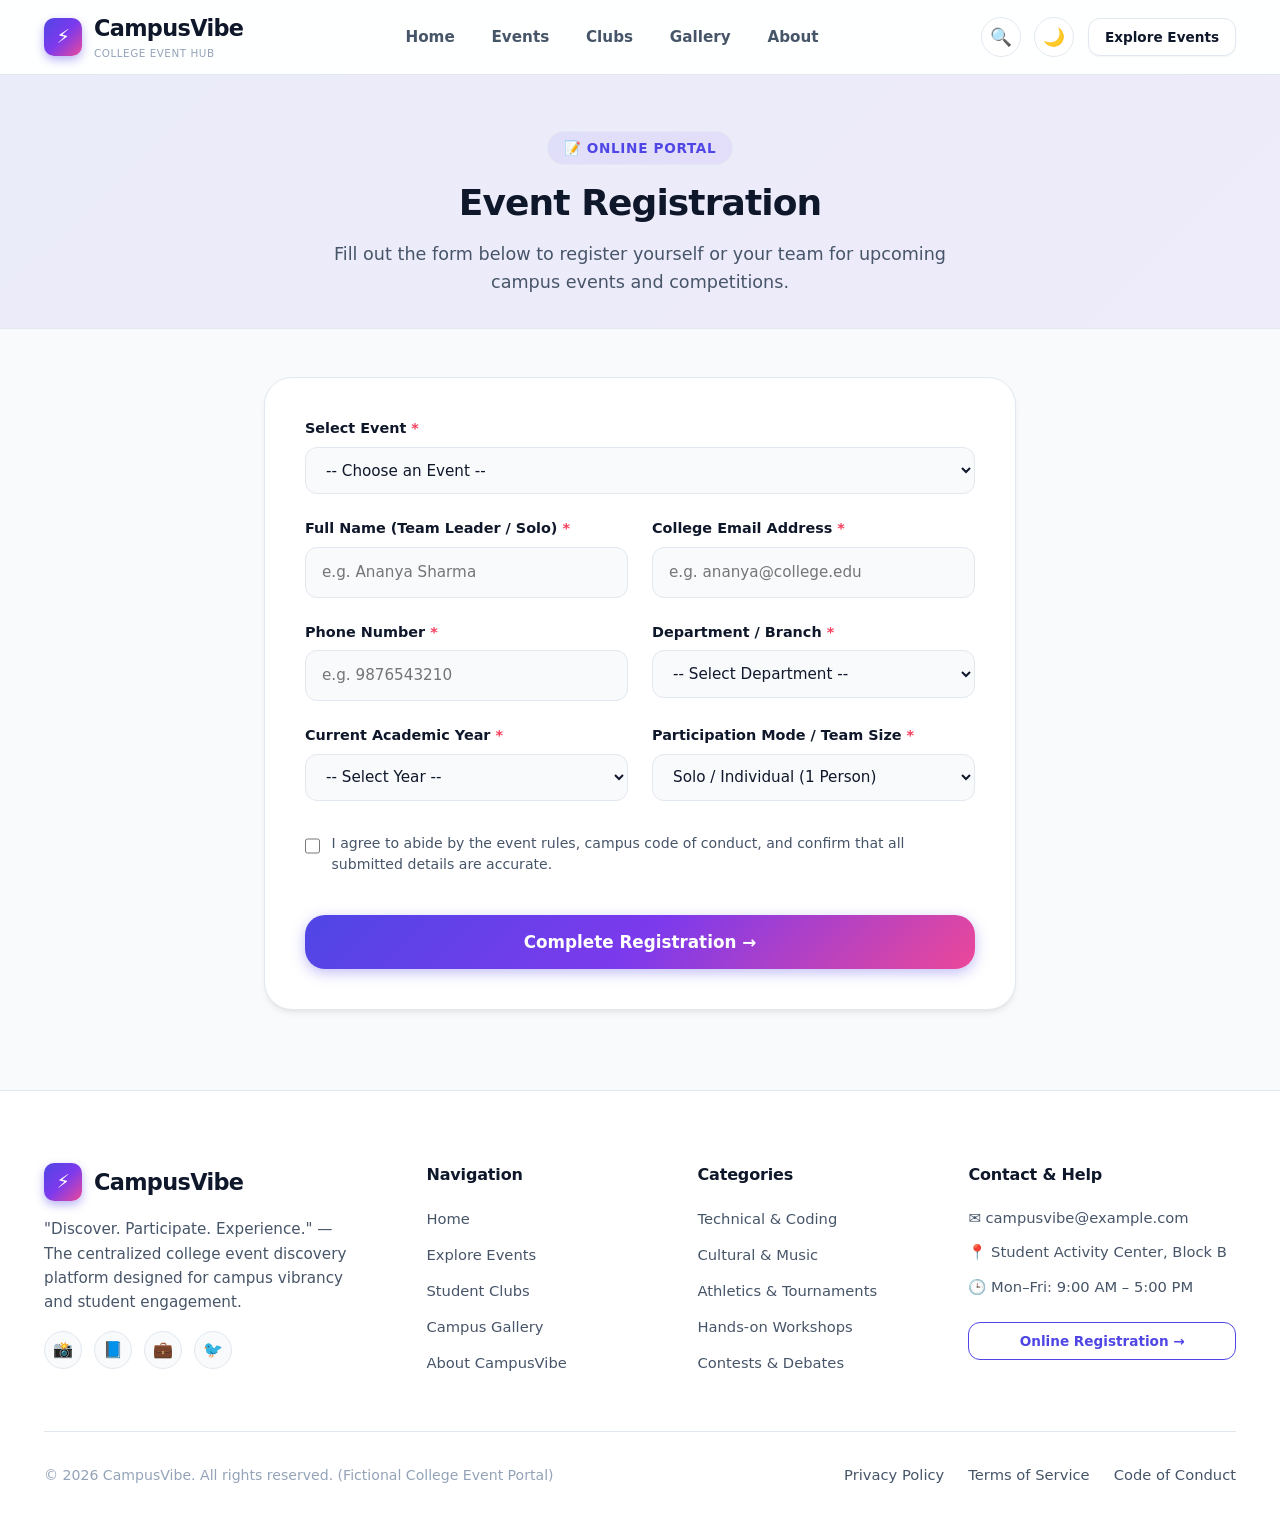
<file: register.html>
<!DOCTYPE html>
<html lang="en" data-theme="light">
<head>
  <meta charset="UTF-8" />
  <meta name="viewport" content="width=device-width, initial-scale=1.0" />
  <meta name="description" content="Register online for upcoming hackathons, sports tournaments, workshops, and cultural events at CampusVibe." />
  <title>Event Registration | CampusVibe</title>
  
  <!-- CSS Stylesheet -->
  <link rel="stylesheet" href="./css/style.css" />
</head>
<body>

  <!-- Site Header & Global Navigation -->
  <header class="site-header">
    <div class="container">
      <nav class="navbar" aria-label="Main Navigation">
        <!-- Logo -->
        <a href="./index.html" class="brand-logo">
          <div class="brand-icon">⚡</div>
          <div>
            CampusVibe
            <span class="brand-tagline-sub">College Event Hub</span>
          </div>
        </a>

        <!-- Desktop Navigation Links -->
        <ul class="nav-links">
          <li><a href="./index.html" class="nav-link">Home</a></li>
          <li><a href="./events.html" class="nav-link">Events</a></li>
          <li><a href="./clubs.html" class="nav-link">Clubs</a></li>
          <li><a href="./gallery.html" class="nav-link">Gallery</a></li>
          <li><a href="./about.html" class="nav-link">About</a></li>
        </ul>

        <!-- Right Actions -->
        <div class="nav-actions">
          <!-- Search Trigger -->
          <button type="button" class="icon-btn search-modal-trigger" title="Search events (Ctrl+K)" aria-label="Search Events">
            🔍
          </button>

          <!-- Dark Mode Toggle -->
          <button type="button" class="icon-btn theme-toggle-btn" title="Toggle Theme" aria-label="Toggle Theme">
            <span class="theme-icon">🌙</span>
          </button>

          <!-- Explore Events CTA -->
          <a href="./events.html" class="btn btn-secondary btn-sm">Explore Events</a>

          <!-- Mobile Hamburger Toggle -->
          <button type="button" class="hamburger-btn" aria-label="Open navigation menu" aria-expanded="false">
            <span></span>
            <span></span>
            <span></span>
          </button>
        </div>
      </nav>
    </div>

    <!-- Mobile Drawer Menu -->
    <div class="mobile-drawer" aria-label="Mobile Navigation Menu">
      <a href="./index.html" class="nav-link">🏠 Home</a>
      <a href="./events.html" class="nav-link">📅 Events</a>
      <a href="./clubs.html" class="nav-link">👥 Clubs</a>
      <a href="./gallery.html" class="nav-link">🖼️ Gallery</a>
      <a href="./about.html" class="nav-link">ℹ️ About CampusVibe</a>
      <hr style="border: 0; border-top: 1px solid var(--border-color); margin: 0.5rem 0;" />
      <a href="./events.html" class="btn btn-primary" style="width: 100%;">Explore All Events &rarr;</a>
    </div>
  </header>

  <main>
    <!-- Registration Header -->
    <section class="section" style="padding-top: 3.5rem; padding-bottom: 2rem; background: var(--brand-gradient-subtle); border-bottom: 1px solid var(--border-color);">
      <div class="container">
        <div class="section-header" style="margin-bottom: 0;">
          <span class="section-tag">📝 Online Portal</span>
          <h1 class="section-title">Event Registration</h1>
          <p class="section-subtitle">
            Fill out the form below to register yourself or your team for upcoming campus events and competitions.
          </p>
        </div>
      </div>
    </section>

    <!-- Registration Form Section -->
    <section class="section" style="padding-top: 3rem;">
      <div class="container register-container">
        <div class="form-card">
          <form id="event-registration-form" novalidate>
            <div class="form-grid">
              
              <!-- 1. Event Selection (Full Width) -->
              <div class="form-group form-grid-full">
                <label for="reg-event" class="form-label">
                  Select Event <span class="required-star">*</span>
                </label>
                <select id="reg-event" class="form-control" required>
                  <option value="">-- Choose an Event --</option>
                  <!-- Dynamically populated -->
                </select>
                <span class="form-error-msg">Please select an event.</span>
              </div>

              <!-- 2. Full Name -->
              <div class="form-group">
                <label for="reg-name" class="form-label">
                  Full Name (Team Leader / Solo) <span class="required-star">*</span>
                </label>
                <input 
                  type="text" 
                  id="reg-name" 
                  class="form-control" 
                  placeholder="e.g. Ananya Sharma" 
                  required 
                  minlength="2"
                />
                <span class="form-error-msg">Please enter your full name (minimum 2 characters).</span>
              </div>

              <!-- 3. College Email -->
              <div class="form-group">
                <label for="reg-email" class="form-label">
                  College Email Address <span class="required-star">*</span>
                </label>
                <input 
                  type="email" 
                  id="reg-email" 
                  class="form-control" 
                  placeholder="e.g. ananya@college.edu" 
                  required 
                />
                <span class="form-error-msg">Please provide a valid email address.</span>
              </div>

              <!-- 4. Phone Number -->
              <div class="form-group">
                <label for="reg-phone" class="form-label">
                  Phone Number <span class="required-star">*</span>
                </label>
                <input 
                  type="tel" 
                  id="reg-phone" 
                  class="form-control" 
                  placeholder="e.g. 9876543210" 
                  required 
                />
                <span class="form-error-msg">Please enter a valid 10-digit phone number.</span>
              </div>

              <!-- 5. Department -->
              <div class="form-group">
                <label for="reg-dept" class="form-label">
                  Department / Branch <span class="required-star">*</span>
                </label>
                <select id="reg-dept" class="form-control" required>
                  <option value="">-- Select Department --</option>
                  <option value="Computer Science">Computer Science & Engineering</option>
                  <option value="Information Technology">Information Technology</option>
                  <option value="Electronics">Electronics & Communication</option>
                  <option value="Mechanical">Mechanical Engineering</option>
                  <option value="Civil">Civil Engineering</option>
                  <option value="Management">Business & Management</option>
                  <option value="Sciences">Science & Humanities</option>
                  <option value="Other">Other Department</option>
                </select>
                <span class="form-error-msg">Please choose your department.</span>
              </div>

              <!-- 6. Academic Year -->
              <div class="form-group">
                <label for="reg-year" class="form-label">
                  Current Academic Year <span class="required-star">*</span>
                </label>
                <select id="reg-year" class="form-control" required>
                  <option value="">-- Select Year --</option>
                  <option value="1st Year">1st Year (Freshman)</option>
                  <option value="2nd Year">2nd Year (Sophomore)</option>
                  <option value="3rd Year">3rd Year (Junior)</option>
                  <option value="4th Year">4th Year (Senior)</option>
                  <option value="Postgraduate">Postgraduate / Masters</option>
                </select>
                <span class="form-error-msg">Please select your year.</span>
              </div>

              <!-- 7. Team Size Dropdown -->
              <div class="form-group">
                <label for="reg-team-size" class="form-label">
                  Participation Mode / Team Size <span class="required-star">*</span>
                </label>
                <select id="reg-team-size" class="form-control" required>
                  <option value="1">Solo / Individual (1 Person)</option>
                  <option value="2">Duo Team (2 Members)</option>
                  <option value="3">Trio Team (3 Members)</option>
                  <option value="4">Quad Squad (4 Members)</option>
                </select>
              </div>

              <!-- 8. Team Name (Hidden if solo, required if team) -->
              <div class="form-group form-grid-full" style="display: none;">
                <label for="reg-team-name" class="form-label">
                  Team / Squad Name <span class="required-star">*</span>
                </label>
                <input 
                  type="text" 
                  id="reg-team-name" 
                  class="form-control" 
                  placeholder="e.g. ByteBusters" 
                />
                <span class="form-error-msg">Please provide your team name.</span>
              </div>

              <!-- 9. Dynamic Team Member Inputs Container (Injected by JS) -->
              <div id="dynamic-team-members" class="form-grid-full team-members-box" style="display: none;">
                <!-- Generated by JS when team size > 1 -->
              </div>

              <!-- 10. Agree to Rules Checkbox -->
              <div class="form-grid-full" style="display: flex; align-items: flex-start; gap: 0.75rem; margin-top: 0.5rem;">
                <input type="checkbox" id="reg-agree" required style="margin-top: 0.25rem; width: 18px; height: 18px; cursor: pointer;" />
                <label for="reg-agree" style="font-size: 0.88rem; color: var(--text-secondary); cursor: pointer;">
                  I agree to abide by the event rules, campus code of conduct, and confirm that all submitted details are accurate.
                </label>
              </div>

              <!-- Submit Button -->
              <div class="form-grid-full" style="margin-top: 1rem;">
                <button type="submit" class="btn btn-primary btn-lg" style="width: 100%;">
                  Complete Registration &rarr;
                </button>
              </div>

            </div>
          </form>
        </div>
      </div>
    </section>
  </main>

  <!-- Registration Success Receipt Modal -->
  <div id="registration-success-modal" class="modal-backdrop" role="dialog" aria-modal="true" aria-label="Registration Successful Receipt">
    <div class="modal-card">
      <button type="button" id="modal-close-btn" class="modal-close-btn" aria-label="Close modal">✕</button>
      
      <div class="success-icon-badge">✓</div>
      <h3 style="font-size: 1.6rem; font-weight: 800; color: var(--text-primary); margin-bottom: 0.5rem;">Registration Successful!</h3>
      <p style="color: var(--text-secondary); font-size: 0.95rem;">
        Your event registration pass has been confirmed and saved to your browser session.
      </p>

      <!-- Printable Receipt Summary Box -->
      <div class="receipt-box">
        <div class="receipt-row">
          <span class="receipt-label">Pass ID:</span>
          <span id="receipt-reg-id" class="receipt-val" style="color: var(--brand-primary); font-family: monospace; font-size: 1rem;">REG-12345</span>
        </div>
        <div class="receipt-row">
          <span class="receipt-label">Event:</span>
          <span id="receipt-event" class="receipt-val">Hackathon 2026</span>
        </div>
        <div class="receipt-row">
          <span class="receipt-label">Participant:</span>
          <span id="receipt-lead" class="receipt-val">Ananya Sharma</span>
        </div>
        <div class="receipt-row">
          <span class="receipt-label">Dept & Year:</span>
          <span id="receipt-dept-year" class="receipt-val">Computer Science • 3rd Year</span>
        </div>
        <div class="receipt-row">
          <span class="receipt-label">Date & Venue:</span>
          <span id="receipt-venue-date" class="receipt-val">October 12, 2026 | Lab A</span>
        </div>
        <div class="receipt-row">
          <span class="receipt-label">Participation:</span>
          <span id="receipt-team" class="receipt-val">ByteBusters (3 Members)</span>
        </div>
      </div>

      <div style="display: flex; gap: 1rem; justify-content: center; flex-wrap: wrap;">
        <button type="button" id="print-receipt-btn" class="btn btn-secondary">
          🖨️ Print / Save Pass
        </button>
        <button type="button" id="modal-ok-btn" class="btn btn-primary">
          Done & Explore More
        </button>
      </div>
    </div>
  </div>

  <!-- Global Quick-Search Modal -->
  <div id="global-search-modal" class="search-modal-backdrop" role="dialog" aria-modal="true" aria-label="Quick Search Events">
    <div class="search-modal-box">
      <div class="search-modal-header">
        <span style="position: absolute; left: 1.25rem; top: 50%; transform: translateY(-50%); font-size: 1.1rem; color: var(--text-muted);">🔍</span>
        <input type="text" id="global-search-input" class="search-modal-input" placeholder="Type event name, category, or venue..." />
        <button type="button" id="global-search-close" class="modal-close-btn" style="top: 0.75rem; right: 0.75rem;" aria-label="Close search">✕</button>
      </div>
      <div id="global-search-results" class="search-modal-results">
        <!-- Live search matches -->
      </div>
      <div style="padding: 0.75rem 1.25rem; background: var(--bg-surface-elevated); border-top: 1px solid var(--border-color); font-size: 0.78rem; color: var(--text-muted); display: flex; justify-content: space-between;">
        <span>Press <strong>ESC</strong> to dismiss</span>
        <span>CampusVibe Event Discovery</span>
      </div>
    </div>
  </div>

  <!-- Professional Footer -->
  <footer class="site-footer">
    <div class="container">
      <div class="footer-grid">
        <div class="footer-brand">
          <a href="./index.html" class="brand-logo">
            <div class="brand-icon">⚡</div>
            CampusVibe
          </a>
          <p>
            "Discover. Participate. Experience." — The centralized college event discovery platform designed for campus vibrancy and student engagement.
          </p>
          <div class="footer-social-links">
            <a href="https://instagram.com" target="_blank" rel="noopener noreferrer" class="social-icon-btn" aria-label="Instagram">📸</a>
            <a href="https://facebook.com" target="_blank" rel="noopener noreferrer" class="social-icon-btn" aria-label="Facebook">📘</a>
            <a href="https://linkedin.com" target="_blank" rel="noopener noreferrer" class="social-icon-btn" aria-label="LinkedIn">💼</a>
            <a href="https://twitter.com" target="_blank" rel="noopener noreferrer" class="social-icon-btn" aria-label="X Twitter">🐦</a>
          </div>
        </div>

        <div>
          <h4 class="footer-heading">Navigation</h4>
          <ul class="footer-nav">
            <li><a href="./index.html" class="footer-link">Home</a></li>
            <li><a href="./events.html" class="footer-link">Explore Events</a></li>
            <li><a href="./clubs.html" class="footer-link">Student Clubs</a></li>
            <li><a href="./gallery.html" class="footer-link">Campus Gallery</a></li>
            <li><a href="./about.html" class="footer-link">About CampusVibe</a></li>
          </ul>
        </div>

        <div>
          <h4 class="footer-heading">Categories</h4>
          <ul class="footer-nav">
            <li><a href="./events.html?category=Technical" class="footer-link">Technical & Coding</a></li>
            <li><a href="./events.html?category=Cultural" class="footer-link">Cultural & Music</a></li>
            <li><a href="./events.html?category=Sports" class="footer-link">Athletics & Tournaments</a></li>
            <li><a href="./events.html?category=Workshops" class="footer-link">Hands-on Workshops</a></li>
            <li><a href="./events.html?category=Competitions" class="footer-link">Contests & Debates</a></li>
          </ul>
        </div>

        <div>
          <h4 class="footer-heading">Contact & Help</h4>
          <ul class="footer-nav">
            <li style="color: var(--text-secondary); font-size: 0.92rem;">✉️ campusvibe@example.com</li>
            <li style="color: var(--text-secondary); font-size: 0.92rem;">📍 Student Activity Center, Block B</li>
            <li style="color: var(--text-secondary); font-size: 0.92rem;">🕒 Mon–Fri: 9:00 AM – 5:00 PM</li>
            <li style="margin-top: 0.75rem;">
              <a href="./register.html" class="btn btn-outline btn-sm" style="width: 100%;">Online Registration &rarr;</a>
            </li>
          </ul>
        </div>
      </div>

      <div class="footer-bottom">
        <div>&copy; 2026 CampusVibe. All rights reserved. (Fictional College Event Portal)</div>
        <div style="display: flex; gap: 1.5rem;">
          <a href="./about.html" class="footer-link">Privacy Policy</a>
          <a href="./about.html" class="footer-link">Terms of Service</a>
          <a href="./about.html" class="footer-link">Code of Conduct</a>
        </div>
      </div>
    </div>
  </footer>

  <!-- Scripts -->
  <script src="./js/data.js"></script>
  <script src="./js/script.js"></script>
  <script src="./js/registration.js"></script>
</body>
</html>
</file>
<file: css/style.css>
/* ==========================================================================
   CampusVibe - Modern College Event Platform
   Design System & Master Stylesheet
   ========================================================================== */

/* --------------------------------------------------------------------------
   1. CSS Custom Properties / Design Tokens
   -------------------------------------------------------------------------- */
:root {
  /* Color Palette - Light Mode */
  --bg-primary: #f8fafc;
  --bg-surface: #ffffff;
  --bg-surface-elevated: #ffffff;
  --bg-card: #ffffff;
  --bg-card-hover: #f1f5f9;
  --bg-glass: rgba(255, 255, 255, 0.85);
  --bg-glass-card: rgba(255, 255, 255, 0.7);

  --text-primary: #0f172a;
  --text-secondary: #475569;
  --text-muted: #94a3b8;
  --text-inverse: #ffffff;

  /* Brand Primary & Accents */
  --brand-primary: #4f46e5;
  --brand-primary-dark: #3730a3;
  --brand-primary-light: #818cf8;
  --brand-secondary: #7c3aed;
  --brand-gradient: linear-gradient(135deg, #4f46e5 0%, #7c3aed 50%, #ec4899 100%);
  --brand-gradient-subtle: linear-gradient(135deg, rgba(79, 70, 229, 0.08) 0%, rgba(124, 58, 237, 0.08) 100%);
  --brand-glow: rgba(99, 102, 241, 0.25);

  /* Functional Colors */
  --accent-pink: #ec4899;
  --accent-rose: #f43f5e;
  --accent-amber: #f59e0b;
  --accent-emerald: #10b981;
  --accent-cyan: #06b6d4;

  /* Status Colors */
  --status-open-bg: rgba(16, 185, 129, 0.12);
  --status-open-text: #059669;
  --status-open-border: rgba(16, 185, 129, 0.3);

  --status-warning-bg: rgba(245, 158, 11, 0.12);
  --status-warning-text: #d97706;
  --status-warning-border: rgba(245, 158, 11, 0.3);

  --status-closed-bg: rgba(100, 116, 139, 0.12);
  --status-closed-text: #64748b;
  --status-closed-border: rgba(100, 116, 139, 0.3);

  /* Borders & Dividers */
  --border-color: #e2e8f0;
  --border-subtle: #f1f5f9;
  --border-strong: #cbd5e1;

  /* Shadows */
  --shadow-sm: 0 1px 2px 0 rgba(0, 0, 0, 0.05);
  --shadow-md: 0 4px 6px -1px rgba(0, 0, 0, 0.07), 0 2px 4px -2px rgba(0, 0, 0, 0.05);
  --shadow-lg: 0 10px 15px -3px rgba(0, 0, 0, 0.08), 0 4px 6px -4px rgba(0, 0, 0, 0.04);
  --shadow-xl: 0 20px 25px -5px rgba(0, 0, 0, 0.1), 0 8px 10px -6px rgba(0, 0, 0, 0.04);
  --shadow-glow: 0 0 25px rgba(99, 102, 241, 0.25);

  /* Radius */
  --radius-sm: 6px;
  --radius-md: 12px;
  --radius-lg: 20px;
  --radius-xl: 28px;
  --radius-full: 9999px;

  /* Transitions */
  --transition-fast: 0.15s ease;
  --transition-normal: 0.25s cubic-bezier(0.4, 0, 0.2, 1);
  --transition-slow: 0.4s cubic-bezier(0.4, 0, 0.2, 1);

  /* Layout */
  --container-max: 1240px;
  --nav-height: 74px;
}

/* --------------------------------------------------------------------------
   Dark Mode Overrides
   -------------------------------------------------------------------------- */
[data-theme="dark"] {
  --bg-primary: #0b0f19;
  --bg-surface: #111827;
  --bg-surface-elevated: #1e293b;
  --bg-card: #131d2e;
  --bg-card-hover: #1e293b;
  --bg-glass: rgba(11, 15, 25, 0.88);
  --bg-glass-card: rgba(19, 29, 46, 0.75);

  --text-primary: #f8fafc;
  --text-secondary: #cbd5e1;
  --text-muted: #64748b;
  --text-inverse: #0f172a;

  --border-color: #1e293b;
  --border-subtle: #172033;
  --border-strong: #334155;

  --brand-gradient-subtle: linear-gradient(135deg, rgba(99, 102, 241, 0.12) 0%, rgba(139, 92, 246, 0.12) 100%);
  --brand-glow: rgba(129, 140, 248, 0.28);

  --shadow-sm: 0 1px 3px 0 rgba(0, 0, 0, 0.3);
  --shadow-md: 0 4px 8px -1px rgba(0, 0, 0, 0.4);
  --shadow-lg: 0 10px 20px -3px rgba(0, 0, 0, 0.5);
  --shadow-xl: 0 20px 30px -5px rgba(0, 0, 0, 0.6);
  --shadow-glow: 0 0 30px rgba(99, 102, 241, 0.35);

  --status-open-bg: rgba(16, 185, 129, 0.2);
  --status-open-text: #34d399;
  --status-open-border: rgba(16, 185, 129, 0.4);

  --status-warning-bg: rgba(245, 158, 11, 0.2);
  --status-warning-text: #fbbf24;
  --status-warning-border: rgba(245, 158, 11, 0.4);

  --status-closed-bg: rgba(148, 163, 184, 0.18);
  --status-closed-text: #94a3b8;
  --status-closed-border: rgba(148, 163, 184, 0.3);
}

/* --------------------------------------------------------------------------
   2. Reset & Global Styles
   -------------------------------------------------------------------------- */
*, *::before, *::after {
  box-sizing: border-box;
  margin: 0;
  padding: 0;
}

html {
  font-family: 'Inter', system-ui, -apple-system, BlinkMacSystemFont, 'Segoe UI', Roboto, Helvetica, Arial, sans-serif;
  font-size: 16px;
  line-height: 1.5;
  scroll-behavior: smooth;
  -webkit-font-smoothing: antialiased;
  -moz-osx-font-smoothing: grayscale;
}

body {
  background-color: var(--bg-primary);
  color: var(--text-primary);
  min-height: 100vh;
  display: flex;
  flex-direction: column;
  transition: background-color var(--transition-normal), color var(--transition-normal);
  overflow-x: hidden;
}

img, svg {
  display: block;
  max-width: 100%;
  height: auto;
}

a {
  color: inherit;
  text-decoration: none;
  transition: color var(--transition-fast);
}

button, input, select, textarea {
  font: inherit;
  color: inherit;
}

button {
  cursor: pointer;
  border: none;
  background: none;
}

ul, ol {
  list-style: none;
}

/* Accessibility Focus States */
:focus-visible {
  outline: 2px solid var(--brand-primary);
  outline-offset: 3px;
  border-radius: var(--radius-sm);
}

/* --------------------------------------------------------------------------
   3. Container & Layout Utilities
   -------------------------------------------------------------------------- */
.container {
  width: 100%;
  max-width: var(--container-max);
  margin-left: auto;
  margin-right: auto;
  padding-left: 1.5rem;
  padding-right: 1.5rem;
}

.section {
  padding-top: 5rem;
  padding-bottom: 5rem;
  position: relative;
}

.section-header {
  text-align: center;
  max-width: 680px;
  margin: 0 auto 3.5rem auto;
}

.section-tag {
  display: inline-flex;
  align-items: center;
  gap: 0.5rem;
  padding: 0.35rem 1rem;
  background: var(--brand-gradient-subtle);
  border: 1px solid var(--border-color);
  color: var(--brand-primary);
  font-size: 0.85rem;
  font-weight: 600;
  text-transform: uppercase;
  letter-spacing: 0.05em;
  border-radius: var(--radius-full);
  margin-bottom: 1rem;
}

.section-title {
  font-size: 2.25rem;
  font-weight: 800;
  letter-spacing: -0.025em;
  line-height: 1.2;
  margin-bottom: 1rem;
  color: var(--text-primary);
}

.section-subtitle {
  font-size: 1.1rem;
  color: var(--text-secondary);
  line-height: 1.6;
}

/* Gradient Text Helper */
.text-gradient {
  background: var(--brand-gradient);
  -webkit-background-clip: text;
  -webkit-text-fill-color: transparent;
  background-clip: text;
}

/* --------------------------------------------------------------------------
   4. Buttons & Badges
   -------------------------------------------------------------------------- */
.btn {
  display: inline-flex;
  align-items: center;
  justify-content: center;
  gap: 0.5rem;
  padding: 0.75rem 1.5rem;
  font-size: 0.95rem;
  font-weight: 600;
  border-radius: var(--radius-md);
  transition: all var(--transition-normal);
  white-space: nowrap;
  user-select: none;
}

.btn-sm {
  padding: 0.5rem 1rem;
  font-size: 0.85rem;
}

.btn-lg {
  padding: 0.9rem 2rem;
  font-size: 1.05rem;
  border-radius: var(--radius-lg);
}

.btn-primary {
  background: var(--brand-gradient);
  color: #ffffff;
  box-shadow: 0 4px 14px rgba(79, 70, 229, 0.35);
}

.btn-primary:hover {
  transform: translateY(-2px);
  box-shadow: 0 8px 20px rgba(79, 70, 229, 0.45);
}

.btn-secondary {
  background: var(--bg-surface);
  color: var(--text-primary);
  border: 1px solid var(--border-color);
  box-shadow: var(--shadow-sm);
}

.btn-secondary:hover {
  background: var(--bg-card-hover);
  border-color: var(--brand-primary);
  color: var(--brand-primary);
  transform: translateY(-2px);
}

.btn-outline {
  background: transparent;
  color: var(--brand-primary);
  border: 1.5px solid var(--brand-primary);
}

.btn-outline:hover {
  background: var(--brand-primary);
  color: #ffffff;
  transform: translateY(-2px);
}

/* Badges */
.badge {
  display: inline-flex;
  align-items: center;
  gap: 0.35rem;
  padding: 0.25rem 0.75rem;
  font-size: 0.75rem;
  font-weight: 700;
  text-transform: uppercase;
  letter-spacing: 0.04em;
  border-radius: var(--radius-full);
}

.badge-technical { background: rgba(79, 70, 229, 0.12); color: #6366f1; border: 1px solid rgba(79, 70, 229, 0.25); }
.badge-cultural { background: rgba(236, 72, 153, 0.12); color: #ec4899; border: 1px solid rgba(236, 72, 153, 0.25); }
.badge-sports { background: rgba(16, 185, 129, 0.12); color: #10b981; border: 1px solid rgba(16, 185, 129, 0.25); }
.badge-workshops { background: rgba(6, 182, 212, 0.12); color: #06b6d4; border: 1px solid rgba(6, 182, 212, 0.25); }
.badge-competitions { background: rgba(245, 158, 11, 0.12); color: #f59e0b; border: 1px solid rgba(245, 158, 11, 0.25); }

/* Status Badges */
.status-badge {
  display: inline-flex;
  align-items: center;
  gap: 0.4rem;
  padding: 0.3rem 0.75rem;
  font-size: 0.78rem;
  font-weight: 600;
  border-radius: var(--radius-full);
}

.status-badge::before {
  content: "";
  display: inline-block;
  width: 6px;
  height: 6px;
  border-radius: 50%;
}

.status-open {
  background: var(--status-open-bg);
  color: var(--status-open-text);
  border: 1px solid var(--status-open-border);
}
.status-open::before {
  background: var(--status-open-text);
  box-shadow: 0 0 6px var(--status-open-text);
}

.status-warning {
  background: var(--status-warning-bg);
  color: var(--status-warning-text);
  border: 1px solid var(--status-warning-border);
}
.status-warning::before {
  background: var(--status-warning-text);
  box-shadow: 0 0 6px var(--status-warning-text);
}

.status-closed {
  background: var(--status-closed-bg);
  color: var(--status-closed-text);
  border: 1px solid var(--status-closed-border);
}
.status-closed::before {
  background: var(--status-closed-text);
}

/* --------------------------------------------------------------------------
   5. Header & Global Navbar
   -------------------------------------------------------------------------- */
.site-header {
  position: sticky;
  top: 0;
  left: 0;
  width: 100%;
  z-index: 1000;
  background: var(--bg-glass);
  backdrop-filter: blur(12px);
  -webkit-backdrop-filter: blur(12px);
  border-bottom: 1px solid var(--border-color);
  transition: all var(--transition-normal);
}

.navbar {
  display: flex;
  align-items: center;
  justify-content: space-between;
  height: var(--nav-height);
}

/* Brand Logo */
.brand-logo {
  display: flex;
  align-items: center;
  gap: 0.75rem;
  font-size: 1.4rem;
  font-weight: 800;
  letter-spacing: -0.03em;
  color: var(--text-primary);
}

.brand-icon {
  width: 38px;
  height: 38px;
  border-radius: 10px;
  background: var(--brand-gradient);
  display: flex;
  align-items: center;
  justify-content: center;
  color: #ffffff;
  font-size: 1.2rem;
  box-shadow: 0 4px 10px rgba(79, 70, 229, 0.4);
}

.brand-tagline-sub {
  display: block;
  font-size: 0.65rem;
  font-weight: 500;
  color: var(--text-muted);
  letter-spacing: 0.05em;
  text-transform: uppercase;
}

/* Desktop Nav Links */
.nav-links {
  display: flex;
  align-items: center;
  gap: 0.5rem;
}

.nav-link {
  padding: 0.5rem 0.9rem;
  font-size: 0.95rem;
  font-weight: 600;
  color: var(--text-secondary);
  border-radius: var(--radius-md);
  transition: all var(--transition-fast);
  position: relative;
}

.nav-link:hover {
  color: var(--brand-primary);
  background: var(--brand-gradient-subtle);
}

.nav-link.active {
  color: var(--brand-primary);
  background: var(--brand-gradient-subtle);
  font-weight: 700;
}

.nav-link.active::after {
  content: "";
  position: absolute;
  bottom: 0;
  left: 20%;
  right: 20%;
  height: 2px;
  background: var(--brand-primary);
  border-radius: 2px;
}

/* Nav Actions Right */
.nav-actions {
  display: flex;
  align-items: center;
  gap: 0.85rem;
}

.icon-btn {
  width: 40px;
  height: 40px;
  border-radius: 50%;
  display: flex;
  align-items: center;
  justify-content: center;
  background: var(--bg-surface);
  border: 1px solid var(--border-color);
  color: var(--text-secondary);
  font-size: 1.1rem;
  transition: all var(--transition-fast);
}

.icon-btn:hover {
  color: var(--brand-primary);
  border-color: var(--brand-primary);
  transform: scale(1.05);
}

/* Mobile Hamburger Toggle */
.hamburger-btn {
  display: none;
  flex-direction: column;
  justify-content: center;
  gap: 5px;
  width: 40px;
  height: 40px;
  padding: 8px;
  border-radius: var(--radius-md);
  border: 1px solid var(--border-color);
  background: var(--bg-surface);
  color: var(--text-primary);
}

.hamburger-btn span {
  display: block;
  height: 2px;
  width: 100%;
  background-color: var(--text-primary);
  border-radius: 2px;
  transition: all var(--transition-normal);
}

.hamburger-btn.active span:nth-child(1) {
  transform: translateY(7px) rotate(45deg);
}
.hamburger-btn.active span:nth-child(2) {
  opacity: 0;
}
.hamburger-btn.active span:nth-child(3) {
  transform: translateY(-7px) rotate(-45deg);
}

/* Mobile Drawer */
.mobile-drawer {
  position: fixed;
  top: var(--nav-height);
  left: 0;
  width: 100%;
  height: calc(100vh - var(--nav-height));
  background: var(--bg-surface);
  padding: 2rem 1.5rem;
  display: flex;
  flex-direction: column;
  gap: 1.25rem;
  transform: translateX(-100%);
  transition: transform var(--transition-normal);
  z-index: 999;
  border-top: 1px solid var(--border-color);
  overflow-y: auto;
}

.mobile-drawer.open {
  transform: translateX(0);
}

.mobile-drawer .nav-link {
  font-size: 1.15rem;
  padding: 0.85rem 1rem;
  border-radius: var(--radius-md);
  display: flex;
  align-items: center;
  justify-content: space-between;
}

.mobile-drawer .nav-link.active {
  background: var(--brand-gradient-subtle);
  color: var(--brand-primary);
}

/* --------------------------------------------------------------------------
   6. Announcement Ticker
   -------------------------------------------------------------------------- */
.ticker-bar {
  background: var(--brand-gradient-subtle);
  border-bottom: 1px solid var(--border-color);
  padding: 0.6rem 0;
  font-size: 0.88rem;
  overflow: hidden;
}

.ticker-content {
  display: flex;
  align-items: center;
  gap: 1rem;
}

.ticker-label {
  display: inline-flex;
  align-items: center;
  gap: 0.4rem;
  background: var(--brand-primary);
  color: #ffffff;
  font-weight: 700;
  font-size: 0.72rem;
  padding: 0.2rem 0.65rem;
  border-radius: var(--radius-full);
  text-transform: uppercase;
  letter-spacing: 0.05em;
  flex-shrink: 0;
}

.ticker-slider {
  flex: 1;
  overflow: hidden;
  white-space: nowrap;
}

.ticker-item {
  display: inline-block;
  color: var(--text-secondary);
  font-weight: 500;
  animation: tickerFade 0.5s ease;
}

@keyframes tickerFade {
  from { opacity: 0; transform: translateY(6px); }
  to { opacity: 1; transform: translateY(0); }
}

/* --------------------------------------------------------------------------
   7. Hero Section
   -------------------------------------------------------------------------- */
.hero-section {
  padding-top: 4.5rem;
  padding-bottom: 5.5rem;
  position: relative;
  overflow: hidden;
}

/* Background Glowing Blurs */
.hero-bg-glow {
  position: absolute;
  width: 450px;
  height: 450px;
  border-radius: 50%;
  filter: blur(100px);
  opacity: 0.25;
  pointer-events: none;
  z-index: 0;
}
.hero-glow-1 {
  top: -100px;
  right: -50px;
  background: #6366f1;
}
.hero-glow-2 {
  bottom: -50px;
  left: 5%;
  background: #ec4899;
}

.hero-grid {
  display: grid;
  grid-template-columns: 1.15fr 0.85fr;
  align-items: center;
  gap: 3.5rem;
  position: relative;
  z-index: 1;
}

.hero-content {
  display: flex;
  flex-direction: column;
  align-items: flex-start;
}

.hero-badge {
  display: inline-flex;
  align-items: center;
  gap: 0.5rem;
  padding: 0.4rem 1rem;
  background: var(--brand-gradient-subtle);
  border: 1px solid var(--border-color);
  color: var(--brand-primary);
  font-size: 0.85rem;
  font-weight: 700;
  border-radius: var(--radius-full);
  margin-bottom: 1.5rem;
}

.hero-badge .pulse-dot {
  width: 8px;
  height: 8px;
  border-radius: 50%;
  background: #10b981;
  box-shadow: 0 0 0 3px rgba(16, 185, 129, 0.3);
  animation: pulseDot 2s infinite;
}

@keyframes pulseDot {
  0% { transform: scale(0.95); box-shadow: 0 0 0 0 rgba(16, 185, 129, 0.7); }
  70% { transform: scale(1); box-shadow: 0 0 0 6px rgba(16, 185, 129, 0); }
  100% { transform: scale(0.95); box-shadow: 0 0 0 0 rgba(16, 185, 129, 0); }
}

.hero-title {
  font-size: 3.5rem;
  font-weight: 900;
  line-height: 1.12;
  letter-spacing: -0.035em;
  margin-bottom: 1.5rem;
  color: var(--text-primary);
}

.hero-description {
  font-size: 1.2rem;
  color: var(--text-secondary);
  line-height: 1.65;
  margin-bottom: 2.25rem;
  max-width: 540px;
}

.hero-actions {
  display: flex;
  align-items: center;
  gap: 1rem;
  flex-wrap: wrap;
  margin-bottom: 2.5rem;
}

/* Floating Visual Hero Graphic */
.hero-visual {
  position: relative;
}

.hero-card-stack {
  position: relative;
  width: 100%;
  max-width: 480px;
  margin: 0 auto;
}

.hero-main-card {
  background: var(--bg-card);
  border: 1px solid var(--border-color);
  border-radius: var(--radius-xl);
  overflow: hidden;
  box-shadow: var(--shadow-xl);
  transition: transform var(--transition-normal);
}

.hero-main-card:hover {
  transform: translateY(-5px);
}

.hero-card-image {
  height: 240px;
  width: 100%;
  object-fit: cover;
}

.hero-card-body {
  padding: 1.5rem;
}

/* Floating Badges */
.floating-badge {
  position: absolute;
  background: var(--bg-glass);
  backdrop-filter: blur(12px);
  -webkit-backdrop-filter: blur(12px);
  border: 1px solid var(--border-color);
  padding: 0.75rem 1.15rem;
  border-radius: var(--radius-lg);
  box-shadow: var(--shadow-lg);
  display: flex;
  align-items: center;
  gap: 0.75rem;
  z-index: 2;
  animation: floatAnim 4s ease-in-out infinite;
}

.floating-badge-1 {
  top: -20px;
  right: -20px;
  animation-delay: 0s;
}

.floating-badge-2 {
  bottom: 25px;
  left: -25px;
  animation-delay: 2s;
}

.floating-badge-icon {
  width: 38px;
  height: 38px;
  border-radius: 50%;
  display: flex;
  align-items: center;
  justify-content: center;
  font-size: 1.2rem;
  background: var(--brand-gradient-subtle);
  color: var(--brand-primary);
}

.floating-badge-text strong {
  display: block;
  font-size: 0.95rem;
  color: var(--text-primary);
}

.floating-badge-text span {
  font-size: 0.75rem;
  color: var(--text-muted);
}

@keyframes floatAnim {
  0%, 100% { transform: translateY(0); }
  50% { transform: translateY(-8px); }
}

/* --------------------------------------------------------------------------
   8. Featured Event Spotlight Section
   -------------------------------------------------------------------------- */
.featured-section {
  background: var(--brand-gradient-subtle);
  border-top: 1px solid var(--border-color);
  border-bottom: 1px solid var(--border-color);
}

.featured-card {
  background: var(--bg-card);
  border: 1.5px solid var(--border-color);
  border-radius: var(--radius-xl);
  overflow: hidden;
  display: grid;
  grid-template-columns: 1fr 1.15fr;
  box-shadow: var(--shadow-xl);
  position: relative;
  transition: all var(--transition-normal);
}

.featured-card:hover {
  box-shadow: var(--shadow-glow), var(--shadow-xl);
  border-color: var(--brand-primary-light);
}

.featured-banner {
  position: relative;
  overflow: hidden;
  min-height: 340px;
}

.featured-banner img {
  width: 100%;
  height: 100%;
  object-fit: cover;
  transition: transform var(--transition-slow);
}

.featured-card:hover .featured-banner img {
  transform: scale(1.04);
}

.featured-tag-corner {
  position: absolute;
  top: 1.25rem;
  left: 1.25rem;
  background: #f59e0b;
  color: #000000;
  font-weight: 800;
  font-size: 0.75rem;
  padding: 0.35rem 0.85rem;
  border-radius: var(--radius-full);
  text-transform: uppercase;
  letter-spacing: 0.05em;
  box-shadow: 0 4px 10px rgba(0, 0, 0, 0.2);
}

.featured-content {
  padding: 2.5rem;
  display: flex;
  flex-direction: column;
  justify-content: center;
}

.featured-meta {
  display: flex;
  align-items: center;
  gap: 0.75rem;
  margin-bottom: 1rem;
}

.featured-title {
  font-size: 2.2rem;
  font-weight: 800;
  letter-spacing: -0.02em;
  margin-bottom: 1rem;
  color: var(--text-primary);
}

.featured-desc {
  color: var(--text-secondary);
  font-size: 1.05rem;
  line-height: 1.6;
  margin-bottom: 1.75rem;
}

.featured-info-grid {
  display: grid;
  grid-template-columns: repeat(2, 1fr);
  gap: 1rem;
  margin-bottom: 2rem;
  padding: 1.25rem;
  background: var(--bg-surface-elevated);
  border-radius: var(--radius-md);
  border: 1px solid var(--border-color);
}

.info-item {
  display: flex;
  align-items: center;
  gap: 0.75rem;
}

.info-item-icon {
  font-size: 1.25rem;
}

.info-item-text span {
  display: block;
  font-size: 0.75rem;
  color: var(--text-muted);
  text-transform: uppercase;
  letter-spacing: 0.03em;
}

.info-item-text strong {
  font-size: 0.92rem;
  color: var(--text-primary);
}

/* --------------------------------------------------------------------------
   9. Events Grid & Event Cards
   -------------------------------------------------------------------------- */
.events-grid {
  display: grid;
  grid-template-columns: repeat(auto-fill, minmax(340px, 1fr));
  gap: 2rem;
}

.event-card {
  background: var(--bg-card);
  border: 1px solid var(--border-color);
  border-radius: var(--radius-lg);
  overflow: hidden;
  display: flex;
  flex-direction: column;
  box-shadow: var(--shadow-sm);
  transition: all var(--transition-normal);
  position: relative;
}

.event-card:hover {
  transform: translateY(-6px);
  box-shadow: var(--shadow-xl);
  border-color: var(--brand-primary-light);
}

.event-card-media {
  position: relative;
  height: 200px;
  overflow: hidden;
  background: var(--bg-surface-elevated);
}

.event-card-media img {
  width: 100%;
  height: 100%;
  object-fit: cover;
  transition: transform var(--transition-slow);
}

.event-card:hover .event-card-media img {
  transform: scale(1.06);
}

.event-card-category {
  position: absolute;
  top: 1rem;
  left: 1rem;
  z-index: 2;
}

.event-card-status {
  position: absolute;
  top: 1rem;
  right: 1rem;
  z-index: 2;
}

.event-card-body {
  padding: 1.5rem;
  display: flex;
  flex-direction: column;
  flex: 1;
}

.event-card-title {
  font-size: 1.3rem;
  font-weight: 700;
  letter-spacing: -0.01em;
  margin-bottom: 0.6rem;
  color: var(--text-primary);
  line-height: 1.35;
}

.event-card-desc {
  color: var(--text-secondary);
  font-size: 0.92rem;
  line-height: 1.55;
  margin-bottom: 1.25rem;
  flex: 1;
  display: -webkit-box;
  -webkit-line-clamp: 2;
  -webkit-box-orient: vertical;
  overflow: hidden;
}

.event-card-meta {
  display: flex;
  flex-direction: column;
  gap: 0.5rem;
  padding-top: 1rem;
  margin-bottom: 1.25rem;
  border-top: 1px solid var(--border-subtle);
  font-size: 0.86rem;
  color: var(--text-secondary);
}

.meta-row {
  display: flex;
  align-items: center;
  gap: 0.5rem;
}

.meta-row-icon {
  color: var(--brand-primary);
}

.event-card-footer {
  display: flex;
  align-items: center;
  justify-content: space-between;
  gap: 0.75rem;
}

/* --------------------------------------------------------------------------
   10. Search & Filter Bar (Events Page)
   -------------------------------------------------------------------------- */
.filter-wrapper {
  background: var(--bg-card);
  border: 1px solid var(--border-color);
  padding: 1.5rem;
  border-radius: var(--radius-lg);
  box-shadow: var(--shadow-sm);
  margin-bottom: 3rem;
  display: flex;
  flex-direction: column;
  gap: 1.25rem;
}

.search-input-box {
  position: relative;
  width: 100%;
}

.search-input-box input {
  width: 100%;
  padding: 0.85rem 1rem 0.85rem 3rem;
  background: var(--bg-primary);
  border: 1px solid var(--border-color);
  border-radius: var(--radius-md);
  font-size: 1rem;
  color: var(--text-primary);
  transition: all var(--transition-fast);
}

.search-input-box input:focus {
  outline: none;
  border-color: var(--brand-primary);
  box-shadow: 0 0 0 3px rgba(79, 70, 229, 0.15);
  background: var(--bg-surface);
}

.search-icon-inside {
  position: absolute;
  left: 1rem;
  top: 50%;
  transform: translateY(-50%);
  color: var(--text-muted);
  font-size: 1.1rem;
  pointer-events: none;
}

.filter-categories {
  display: flex;
  align-items: center;
  gap: 0.6rem;
  flex-wrap: wrap;
}

.filter-btn {
  padding: 0.5rem 1.15rem;
  font-size: 0.9rem;
  font-weight: 600;
  border-radius: var(--radius-full);
  background: var(--bg-primary);
  border: 1px solid var(--border-color);
  color: var(--text-secondary);
  transition: all var(--transition-fast);
}

.filter-btn:hover {
  border-color: var(--brand-primary);
  color: var(--brand-primary);
  background: var(--brand-gradient-subtle);
}

.filter-btn.active {
  background: var(--brand-primary);
  color: #ffffff;
  border-color: var(--brand-primary);
  box-shadow: 0 4px 10px rgba(79, 70, 229, 0.3);
}

.filter-results-info {
  display: flex;
  align-items: center;
  justify-content: space-between;
  font-size: 0.9rem;
  color: var(--text-muted);
}

/* Empty State */
.empty-state {
  text-align: center;
  padding: 4rem 2rem;
  background: var(--bg-card);
  border: 1px dashed var(--border-strong);
  border-radius: var(--radius-lg);
  margin: 2rem 0;
}

.empty-state-icon {
  font-size: 3.5rem;
  margin-bottom: 1rem;
}

.empty-state-title {
  font-size: 1.4rem;
  font-weight: 700;
  color: var(--text-primary);
  margin-bottom: 0.5rem;
}

.empty-state-text {
  color: var(--text-secondary);
  font-size: 0.95rem;
  max-width: 400px;
  margin: 0 auto 1.5rem auto;
}

/* --------------------------------------------------------------------------
   11. "Why Participate?" Features Section
   -------------------------------------------------------------------------- */
.features-grid {
  display: grid;
  grid-template-columns: repeat(auto-fit, minmax(260px, 1fr));
  gap: 2rem;
}

.feature-card {
  background: var(--bg-card);
  border: 1px solid var(--border-color);
  padding: 2.25rem 1.75rem;
  border-radius: var(--radius-lg);
  box-shadow: var(--shadow-sm);
  transition: all var(--transition-normal);
  display: flex;
  flex-direction: column;
  align-items: flex-start;
}

.feature-card:hover {
  transform: translateY(-6px);
  box-shadow: var(--shadow-lg);
  border-color: var(--brand-primary-light);
}

.feature-icon-wrapper {
  width: 58px;
  height: 58px;
  border-radius: var(--radius-md);
  background: var(--brand-gradient-subtle);
  border: 1px solid var(--border-color);
  display: flex;
  align-items: center;
  justify-content: center;
  font-size: 1.8rem;
  margin-bottom: 1.5rem;
  transition: transform var(--transition-fast);
}

.feature-card:hover .feature-icon-wrapper {
  transform: scale(1.1);
}

.feature-title {
  font-size: 1.3rem;
  font-weight: 700;
  margin-bottom: 0.75rem;
  color: var(--text-primary);
}

.feature-desc {
  color: var(--text-secondary);
  font-size: 0.95rem;
  line-height: 1.6;
}

/* --------------------------------------------------------------------------
   12. Call To Action (CTA) Section
   -------------------------------------------------------------------------- */
.cta-section {
  padding: 5rem 0;
}

.cta-box {
  background: var(--brand-gradient);
  border-radius: var(--radius-xl);
  padding: 4rem 2.5rem;
  text-align: center;
  color: #ffffff;
  position: relative;
  overflow: hidden;
  box-shadow: var(--shadow-xl);
}

.cta-box::before {
  content: "";
  position: absolute;
  top: -50%;
  left: -20%;
  width: 140%;
  height: 200%;
  background: radial-gradient(circle, rgba(255, 255, 255, 0.15) 0%, transparent 60%);
  pointer-events: none;
}

.cta-title {
  font-size: 2.6rem;
  font-weight: 900;
  letter-spacing: -0.025em;
  margin-bottom: 1rem;
  color: #ffffff;
}

.cta-subtitle {
  font-size: 1.15rem;
  opacity: 0.9;
  max-width: 580px;
  margin: 0 auto 2.25rem auto;
}

.cta-btn {
  background: #ffffff;
  color: var(--brand-primary-dark);
  font-size: 1.05rem;
  padding: 0.95rem 2.25rem;
  border-radius: var(--radius-lg);
  font-weight: 700;
  box-shadow: 0 10px 25px rgba(0, 0, 0, 0.2);
}

.cta-btn:hover {
  background: #f8fafc;
  transform: translateY(-3px);
  box-shadow: 0 15px 30px rgba(0, 0, 0, 0.3);
}

/* --------------------------------------------------------------------------
   13. Event Details Page
   -------------------------------------------------------------------------- */
.details-hero {
  background: var(--brand-gradient-subtle);
  border-bottom: 1px solid var(--border-color);
  padding: 4rem 0 3rem 0;
}

.details-breadcrumb {
  display: flex;
  align-items: center;
  gap: 0.5rem;
  font-size: 0.88rem;
  color: var(--text-muted);
  margin-bottom: 1.5rem;
}

.details-breadcrumb a:hover {
  color: var(--brand-primary);
}

.details-header-grid {
  display: grid;
  grid-template-columns: 1.2fr 0.8fr;
  gap: 3rem;
  align-items: center;
}

.details-title {
  font-size: 2.8rem;
  font-weight: 800;
  line-height: 1.15;
  letter-spacing: -0.02em;
  margin-bottom: 1rem;
}

.details-badges {
  display: flex;
  align-items: center;
  gap: 0.75rem;
  margin-bottom: 1.25rem;
  flex-wrap: wrap;
}

/* Countdown Timer Card */
.countdown-box {
  background: var(--bg-card);
  border: 1px solid var(--border-color);
  padding: 2rem;
  border-radius: var(--radius-xl);
  box-shadow: var(--shadow-lg);
  text-align: center;
}

.countdown-heading {
  font-size: 0.85rem;
  font-weight: 700;
  text-transform: uppercase;
  letter-spacing: 0.06em;
  color: var(--brand-primary);
  margin-bottom: 1.25rem;
}

.timer-grid {
  display: grid;
  grid-template-columns: repeat(4, 1fr);
  gap: 0.75rem;
}

.timer-segment {
  background: var(--bg-surface-elevated);
  border: 1px solid var(--border-color);
  padding: 1rem 0.5rem;
  border-radius: var(--radius-md);
}

.timer-num {
  font-size: 1.8rem;
  font-weight: 800;
  line-height: 1;
  color: var(--text-primary);
  margin-bottom: 0.35rem;
}

.timer-label {
  font-size: 0.7rem;
  text-transform: uppercase;
  letter-spacing: 0.05em;
  color: var(--text-muted);
}

/* Details Content Layout */
.details-layout {
  display: grid;
  grid-template-columns: 1.8fr 1fr;
  gap: 3rem;
  margin-top: 3rem;
}

.details-main-content {
  display: flex;
  flex-direction: column;
  gap: 2.5rem;
}

.details-card-block {
  background: var(--bg-card);
  border: 1px solid var(--border-color);
  padding: 2.25rem;
  border-radius: var(--radius-lg);
  box-shadow: var(--shadow-sm);
}

.details-block-title {
  font-size: 1.45rem;
  font-weight: 700;
  margin-bottom: 1.25rem;
  color: var(--text-primary);
  display: flex;
  align-items: center;
  gap: 0.6rem;
}

.details-text {
  font-size: 1.05rem;
  color: var(--text-secondary);
  line-height: 1.7;
}

/* Prize Grid */
.prizes-grid {
  display: grid;
  grid-template-columns: repeat(auto-fit, minmax(200px, 1fr));
  gap: 1.25rem;
}

.prize-card {
  background: var(--bg-surface-elevated);
  border: 1px solid var(--border-color);
  padding: 1.5rem;
  border-radius: var(--radius-md);
  text-align: center;
  transition: transform var(--transition-fast);
}

.prize-card:hover {
  transform: translateY(-3px);
  border-color: var(--brand-primary);
}

.prize-rank {
  font-size: 1.1rem;
  font-weight: 700;
  margin-bottom: 0.5rem;
}

.prize-amount {
  font-size: 1.6rem;
  font-weight: 800;
  color: var(--brand-primary);
  margin-bottom: 0.5rem;
}

.prize-badge {
  font-size: 0.78rem;
  color: var(--text-muted);
}

/* Rules & Eligibility Lists */
.styled-list {
  display: flex;
  flex-direction: column;
  gap: 0.85rem;
}

.styled-list li {
  position: relative;
  padding-left: 1.75rem;
  font-size: 0.98rem;
  color: var(--text-secondary);
  line-height: 1.6;
}

.styled-list li::before {
  content: "✓";
  position: absolute;
  left: 0;
  top: 0;
  color: var(--accent-emerald);
  font-weight: 800;
  font-size: 1.1rem;
}

/* Schedule Timeline */
.timeline {
  position: relative;
  padding-left: 2rem;
  border-left: 2px solid var(--border-color);
  display: flex;
  flex-direction: column;
  gap: 1.5rem;
}

.timeline-item {
  position: relative;
}

.timeline-item::before {
  content: "";
  position: absolute;
  left: -2.35rem;
  top: 0.35rem;
  width: 10px;
  height: 10px;
  border-radius: 50%;
  background: var(--brand-primary);
  border: 2px solid var(--bg-card);
}

.timeline-time {
  font-size: 0.82rem;
  font-weight: 700;
  color: var(--brand-primary);
  margin-bottom: 0.25rem;
}

.timeline-title {
  font-size: 1rem;
  font-weight: 600;
  color: var(--text-primary);
}

/* Sidebar Info Card */
.details-sidebar {
  display: flex;
  flex-direction: column;
  gap: 2rem;
}

.sidebar-sticky-box {
  position: sticky;
  top: calc(var(--nav-height) + 2rem);
  background: var(--bg-card);
  border: 1px solid var(--border-color);
  padding: 2rem;
  border-radius: var(--radius-lg);
  box-shadow: var(--shadow-md);
  display: flex;
  flex-direction: column;
  gap: 1.5rem;
}

.sidebar-info-row {
  display: flex;
  align-items: flex-start;
  gap: 1rem;
}

.sidebar-icon {
  font-size: 1.4rem;
  color: var(--brand-primary);
  flex-shrink: 0;
  margin-top: 0.2rem;
}

.sidebar-info-label {
  font-size: 0.78rem;
  color: var(--text-muted);
  text-transform: uppercase;
  letter-spacing: 0.04em;
}

.sidebar-info-val {
  font-size: 0.98rem;
  font-weight: 600;
  color: var(--text-primary);
}

/* --------------------------------------------------------------------------
   14. Registration Page & Form Styling
   -------------------------------------------------------------------------- */
.register-container {
  max-width: 800px;
  margin: 0 auto;
}

.form-card {
  background: var(--bg-card);
  border: 1px solid var(--border-color);
  padding: 2.5rem;
  border-radius: var(--radius-xl);
  box-shadow: var(--shadow-md);
}

.form-grid {
  display: grid;
  grid-template-columns: repeat(2, 1fr);
  gap: 1.5rem;
}

.form-grid-full {
  grid-column: 1 / -1;
}

.form-group {
  display: flex;
  flex-direction: column;
  gap: 0.45rem;
}

.form-label {
  font-size: 0.9rem;
  font-weight: 600;
  color: var(--text-primary);
}

.form-label .required-star {
  color: var(--accent-rose);
}

.form-control {
  width: 100%;
  padding: 0.8rem 1rem;
  background: var(--bg-primary);
  border: 1px solid var(--border-color);
  border-radius: var(--radius-md);
  font-size: 0.95rem;
  color: var(--text-primary);
  transition: all var(--transition-fast);
}

.form-control:focus {
  outline: none;
  border-color: var(--brand-primary);
  box-shadow: 0 0 0 3px rgba(79, 70, 229, 0.15);
  background: var(--bg-surface);
}

.form-control.is-invalid {
  border-color: var(--accent-rose);
  background: rgba(244, 63, 94, 0.04);
}

.form-control.is-valid {
  border-color: var(--accent-emerald);
}

.form-error-msg {
  font-size: 0.78rem;
  color: var(--accent-rose);
  font-weight: 500;
  display: none;
}

.form-control.is-invalid ~ .form-error-msg {
  display: block;
}

.team-members-box {
  background: var(--bg-surface-elevated);
  border: 1px solid var(--border-color);
  padding: 1.25rem;
  border-radius: var(--radius-md);
  margin-top: 0.5rem;
  display: flex;
  flex-direction: column;
  gap: 1rem;
}

.team-member-input-row {
  display: grid;
  grid-template-columns: 1fr 1fr;
  gap: 0.75rem;
}

/* Success Receipt Modal */
.modal-backdrop {
  position: fixed;
  top: 0;
  left: 0;
  width: 100vw;
  height: 100vh;
  background: rgba(15, 23, 42, 0.75);
  backdrop-filter: blur(8px);
  -webkit-backdrop-filter: blur(8px);
  display: flex;
  align-items: center;
  justify-content: center;
  z-index: 2000;
  padding: 1.5rem;
  opacity: 0;
  visibility: hidden;
  transition: all var(--transition-normal);
}

.modal-backdrop.active {
  opacity: 1;
  visibility: visible;
}

.modal-card {
  background: var(--bg-surface);
  border: 1px solid var(--border-color);
  border-radius: var(--radius-xl);
  max-width: 540px;
  width: 100%;
  padding: 2.5rem;
  box-shadow: var(--shadow-xl);
  transform: scale(0.92);
  transition: transform var(--transition-normal);
  position: relative;
  text-align: center;
}

.modal-backdrop.active .modal-card {
  transform: scale(1);
}

.modal-close-btn {
  position: absolute;
  top: 1.25rem;
  right: 1.25rem;
  font-size: 1.4rem;
  color: var(--text-muted);
  width: 36px;
  height: 36px;
  border-radius: 50%;
  display: flex;
  align-items: center;
  justify-content: center;
  background: var(--bg-primary);
  border: 1px solid var(--border-color);
}

.modal-close-btn:hover {
  color: var(--text-primary);
}

.success-icon-badge {
  width: 70px;
  height: 70px;
  border-radius: 50%;
  background: rgba(16, 185, 129, 0.15);
  color: var(--accent-emerald);
  font-size: 2.5rem;
  display: flex;
  align-items: center;
  justify-content: center;
  margin: 0 auto 1.5rem auto;
}

.receipt-box {
  background: var(--bg-primary);
  border: 1px dashed var(--border-strong);
  border-radius: var(--radius-md);
  padding: 1.25rem;
  margin: 1.5rem 0;
  text-align: left;
  font-size: 0.9rem;
  display: flex;
  flex-direction: column;
  gap: 0.6rem;
}

.receipt-row {
  display: flex;
  justify-content: space-between;
  align-items: center;
}

.receipt-label {
  color: var(--text-muted);
}

.receipt-val {
  font-weight: 600;
  color: var(--text-primary);
}

/* --------------------------------------------------------------------------
   15. Clubs Directory Page
   -------------------------------------------------------------------------- */
.clubs-grid {
  display: grid;
  grid-template-columns: repeat(auto-fill, minmax(360px, 1fr));
  gap: 2.25rem;
}

.club-card {
  background: var(--bg-card);
  border: 1px solid var(--border-color);
  border-radius: var(--radius-xl);
  overflow: hidden;
  box-shadow: var(--shadow-sm);
  display: flex;
  flex-direction: column;
  transition: all var(--transition-normal);
}

.club-card:hover {
  transform: translateY(-6px);
  box-shadow: var(--shadow-xl);
  border-color: var(--brand-primary-light);
}

.club-banner {
  height: 160px;
  position: relative;
  overflow: hidden;
}

.club-banner img {
  width: 100%;
  height: 100%;
  object-fit: cover;
  transition: transform var(--transition-slow);
}

.club-card:hover .club-banner img {
  transform: scale(1.05);
}

.club-icon-badge {
  position: absolute;
  bottom: -20px;
  left: 1.5rem;
  width: 54px;
  height: 54px;
  border-radius: var(--radius-md);
  background: var(--bg-surface);
  border: 2px solid var(--border-color);
  box-shadow: var(--shadow-md);
  display: flex;
  align-items: center;
  justify-content: center;
  font-size: 1.75rem;
  z-index: 2;
}

.club-body {
  padding: 2rem 1.5rem 1.5rem 1.5rem;
  display: flex;
  flex-direction: column;
  flex: 1;
}

.club-name {
  font-size: 1.35rem;
  font-weight: 800;
  margin-bottom: 0.35rem;
  color: var(--text-primary);
}

.club-lead {
  font-size: 0.85rem;
  color: var(--brand-primary);
  font-weight: 600;
  margin-bottom: 0.85rem;
}

.club-desc {
  font-size: 0.93rem;
  color: var(--text-secondary);
  line-height: 1.6;
  margin-bottom: 1.25rem;
  flex: 1;
}

.club-info-list {
  display: flex;
  flex-direction: column;
  gap: 0.5rem;
  font-size: 0.85rem;
  color: var(--text-muted);
  padding: 1rem 0;
  border-top: 1px solid var(--border-subtle);
  margin-bottom: 1.25rem;
}

/* --------------------------------------------------------------------------
   16. Gallery Page & Lightbox
   -------------------------------------------------------------------------- */
.gallery-grid {
  display: grid;
  grid-template-columns: repeat(auto-fill, minmax(280px, 1fr));
  gap: 1.5rem;
}

.gallery-item {
  position: relative;
  border-radius: var(--radius-lg);
  overflow: hidden;
  height: 260px;
  cursor: pointer;
  box-shadow: var(--shadow-sm);
  background: var(--bg-surface-elevated);
}

.gallery-item img {
  width: 100%;
  height: 100%;
  object-fit: cover;
  transition: transform var(--transition-slow);
}

.gallery-overlay {
  position: absolute;
  top: 0;
  left: 0;
  width: 100%;
  height: 100%;
  background: linear-gradient(to top, rgba(15, 23, 42, 0.9) 0%, rgba(15, 23, 42, 0.2) 60%, transparent 100%);
  display: flex;
  flex-direction: column;
  justify-content: flex-end;
  padding: 1.5rem;
  color: #ffffff;
  opacity: 0;
  transition: opacity var(--transition-normal);
}

.gallery-item:hover .gallery-overlay {
  opacity: 1;
}

.gallery-item:hover img {
  transform: scale(1.08);
}

.gallery-item-title {
  font-size: 1.1rem;
  font-weight: 700;
  margin-bottom: 0.25rem;
}

.gallery-item-category {
  font-size: 0.78rem;
  opacity: 0.85;
}

/* Lightbox Modal */
.lightbox-modal {
  position: fixed;
  top: 0;
  left: 0;
  width: 100vw;
  height: 100vh;
  background: rgba(0, 0, 0, 0.92);
  backdrop-filter: blur(10px);
  -webkit-backdrop-filter: blur(10px);
  z-index: 3000;
  display: flex;
  align-items: center;
  justify-content: center;
  opacity: 0;
  visibility: hidden;
  transition: all var(--transition-normal);
  padding: 2rem;
}

.lightbox-modal.active {
  opacity: 1;
  visibility: visible;
}

.lightbox-content {
  position: relative;
  max-width: 900px;
  max-height: 85vh;
  display: flex;
  flex-direction: column;
  align-items: center;
}

.lightbox-image {
  max-width: 100%;
  max-height: 75vh;
  border-radius: var(--radius-md);
  box-shadow: 0 10px 30px rgba(0, 0, 0, 0.8);
  object-fit: contain;
}

.lightbox-caption {
  margin-top: 1rem;
  text-align: center;
  color: #ffffff;
}

.lightbox-caption h4 {
  font-size: 1.25rem;
  font-weight: 700;
}

.lightbox-caption p {
  font-size: 0.9rem;
  opacity: 0.8;
}

.lightbox-close {
  position: absolute;
  top: 1.5rem;
  right: 1.5rem;
  width: 44px;
  height: 44px;
  border-radius: 50%;
  background: rgba(255, 255, 255, 0.15);
  color: #ffffff;
  display: flex;
  align-items: center;
  justify-content: center;
  font-size: 1.5rem;
  transition: background var(--transition-fast);
}

.lightbox-close:hover {
  background: rgba(255, 255, 255, 0.3);
}

/* --------------------------------------------------------------------------
   17. About Page & Stats Counters
   -------------------------------------------------------------------------- */
.stats-grid {
  display: grid;
  grid-template-columns: repeat(4, 1fr);
  gap: 1.5rem;
  margin: 3rem 0;
}

.stat-card {
  background: var(--bg-card);
  border: 1px solid var(--border-color);
  padding: 2rem 1.5rem;
  border-radius: var(--radius-xl);
  text-align: center;
  box-shadow: var(--shadow-sm);
  transition: transform var(--transition-fast);
}

.stat-card:hover {
  transform: translateY(-4px);
  border-color: var(--brand-primary);
}

.stat-num {
  font-size: 2.75rem;
  font-weight: 900;
  line-height: 1;
  color: var(--brand-primary);
  margin-bottom: 0.5rem;
}

.stat-label {
  font-size: 0.95rem;
  font-weight: 600;
  color: var(--text-secondary);
}

/* FAQ Accordion */
.faq-list {
  max-width: 800px;
  margin: 0 auto;
  display: flex;
  flex-direction: column;
  gap: 1rem;
}

.faq-item {
  background: var(--bg-card);
  border: 1px solid var(--border-color);
  border-radius: var(--radius-md);
  overflow: hidden;
  transition: border-color var(--transition-fast);
}

.faq-item:hover {
  border-color: var(--brand-primary-light);
}

.faq-question {
  width: 100%;
  padding: 1.25rem 1.5rem;
  display: flex;
  align-items: center;
  justify-content: space-between;
  font-size: 1.05rem;
  font-weight: 700;
  color: var(--text-primary);
  text-align: left;
}

.faq-icon {
  transition: transform var(--transition-normal);
  color: var(--brand-primary);
  font-size: 1.25rem;
}

.faq-item.active .faq-icon {
  transform: rotate(180deg);
}

.faq-answer {
  max-height: 0;
  overflow: hidden;
  transition: max-height var(--transition-normal), padding var(--transition-normal);
  padding: 0 1.5rem;
  color: var(--text-secondary);
  font-size: 0.95rem;
  line-height: 1.65;
}

.faq-item.active .faq-answer {
  max-height: 300px;
  padding: 0 1.5rem 1.5rem 1.5rem;
}

/* --------------------------------------------------------------------------
   18. Global Search Overlay Modal
   -------------------------------------------------------------------------- */
.search-modal-backdrop {
  position: fixed;
  top: 0;
  left: 0;
  width: 100vw;
  height: 100vh;
  background: rgba(15, 23, 42, 0.7);
  backdrop-filter: blur(8px);
  -webkit-backdrop-filter: blur(8px);
  z-index: 2500;
  display: flex;
  align-items: flex-start;
  justify-content: center;
  padding: 5rem 1.5rem 2rem 1.5rem;
  opacity: 0;
  visibility: hidden;
  transition: all var(--transition-normal);
}

.search-modal-backdrop.active {
  opacity: 1;
  visibility: visible;
}

.search-modal-box {
  background: var(--bg-surface);
  border: 1px solid var(--border-color);
  border-radius: var(--radius-xl);
  width: 100%;
  max-width: 640px;
  box-shadow: var(--shadow-xl);
  overflow: hidden;
}

.search-modal-header {
  padding: 1.25rem;
  border-bottom: 1px solid var(--border-color);
  position: relative;
}

.search-modal-input {
  width: 100%;
  padding: 0.75rem 2.5rem 0.75rem 2.5rem;
  background: transparent;
  border: none;
  font-size: 1.15rem;
  color: var(--text-primary);
}

.search-modal-input:focus {
  outline: none;
}

.search-modal-results {
  max-height: 380px;
  overflow-y: auto;
  padding: 1rem;
  display: flex;
  flex-direction: column;
  gap: 0.5rem;
}

.search-result-row {
  padding: 0.85rem 1rem;
  border-radius: var(--radius-md);
  display: flex;
  align-items: center;
  justify-content: space-between;
  transition: background var(--transition-fast);
}

.search-result-row:hover {
  background: var(--brand-gradient-subtle);
}

/* --------------------------------------------------------------------------
   19. Professional Footer
   -------------------------------------------------------------------------- */
.site-footer {
  background: var(--bg-surface);
  border-top: 1px solid var(--border-color);
  padding-top: 4.5rem;
  padding-bottom: 2rem;
  margin-top: auto;
}

.footer-grid {
  display: grid;
  grid-template-columns: 1.5fr 1fr 1fr 1.2fr;
  gap: 3rem;
  margin-bottom: 3.5rem;
}

.footer-brand p {
  color: var(--text-secondary);
  font-size: 0.95rem;
  line-height: 1.6;
  margin-top: 1rem;
  max-width: 320px;
}

.footer-heading {
  font-size: 1rem;
  font-weight: 700;
  color: var(--text-primary);
  margin-bottom: 1.25rem;
  letter-spacing: -0.01em;
}

.footer-nav {
  display: flex;
  flex-direction: column;
  gap: 0.75rem;
}

.footer-link {
  color: var(--text-secondary);
  font-size: 0.92rem;
  transition: color var(--transition-fast);
}

.footer-link:hover {
  color: var(--brand-primary);
}

.footer-social-links {
  display: flex;
  gap: 0.75rem;
  margin-top: 1rem;
}

.social-icon-btn {
  width: 38px;
  height: 38px;
  border-radius: 50%;
  background: var(--bg-primary);
  border: 1px solid var(--border-color);
  display: flex;
  align-items: center;
  justify-content: center;
  color: var(--text-secondary);
  font-size: 1rem;
  transition: all var(--transition-fast);
}

.social-icon-btn:hover {
  background: var(--brand-primary);
  color: #ffffff;
  border-color: var(--brand-primary);
  transform: translateY(-2px);
}

.footer-bottom {
  display: flex;
  align-items: center;
  justify-content: space-between;
  padding-top: 2rem;
  border-top: 1px solid var(--border-color);
  font-size: 0.88rem;
  color: var(--text-muted);
}

/* --------------------------------------------------------------------------
   20. Responsive Media Queries
   -------------------------------------------------------------------------- */
@media (max-width: 1024px) {
  .hero-grid {
    grid-template-columns: 1fr;
    gap: 3rem;
  }
  
  .hero-content {
    align-items: center;
    text-align: center;
  }
  
  .hero-description {
    margin-left: auto;
    margin-right: auto;
  }
  
  .hero-actions {
    justify-content: center;
  }

  .featured-card {
    grid-template-columns: 1fr;
  }
  
  .details-layout {
    grid-template-columns: 1fr;
  }

  .stats-grid {
    grid-template-columns: repeat(2, 1fr);
  }

  .footer-grid {
    grid-template-columns: repeat(2, 1fr);
    gap: 2.5rem;
  }
}

@media (max-width: 768px) {
  :root {
    --nav-height: 66px;
  }

  .section {
    padding-top: 3.5rem;
    padding-bottom: 3.5rem;
  }

  .nav-links, .nav-actions .btn {
    display: none;
  }

  .hamburger-btn {
    display: flex;
  }

  .hero-title {
    font-size: 2.5rem;
  }

  .details-title {
    font-size: 2.1rem;
  }

  .details-header-grid {
    grid-template-columns: 1fr;
    gap: 2rem;
  }

  .form-grid {
    grid-template-columns: 1fr;
  }

  .events-grid {
    grid-template-columns: 1fr;
  }

  .clubs-grid {
    grid-template-columns: 1fr;
  }

  .stats-grid {
    grid-template-columns: 1fr;
  }

  .footer-grid {
    grid-template-columns: 1fr;
  }

  .footer-bottom {
    flex-direction: column;
    gap: 1rem;
    text-align: center;
  }

  .floating-badge-1 {
    right: 0;
  }

  .floating-badge-2 {
    left: 0;
  }
}
</file>
